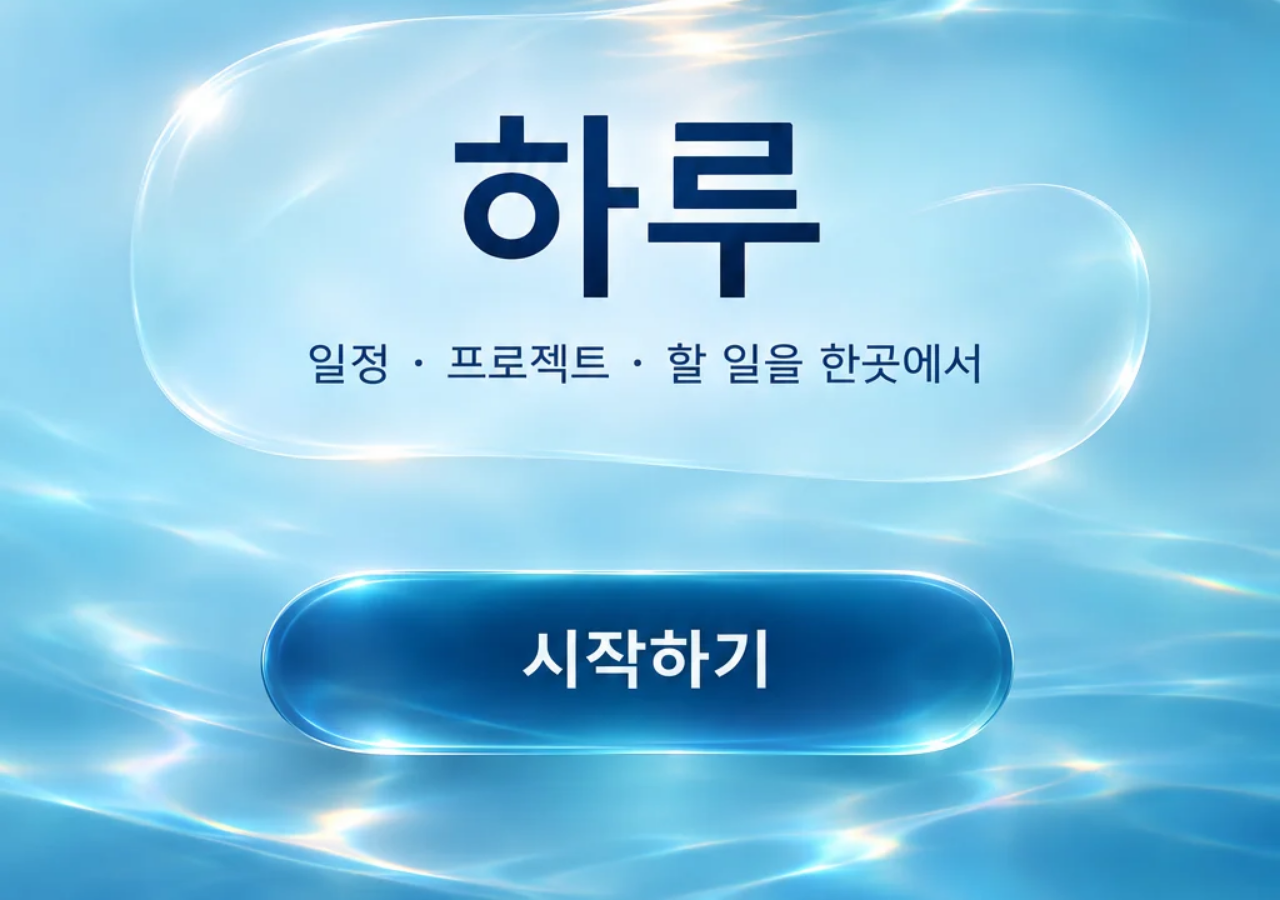
<file: haru/index.html>
<!doctype html>
<html lang="ko" data-theme="moon">
<head>
<meta charset="utf-8">
<meta name="viewport" content="width=device-width, initial-scale=1, viewport-fit=cover">
<meta name="theme-color" content="#bfe3f6">
<title>하루</title>
<meta name="apple-mobile-web-app-capable" content="yes">
<meta name="mobile-web-app-capable" content="yes">
<meta name="apple-mobile-web-app-status-bar-style" content="black-translucent">
<meta name="apple-mobile-web-app-title" content="하루">
<link rel="apple-touch-icon" href="apple-touch-icon.png?v=3">
<script>try{var t=localStorage.getItem('haru-look');if(t==='green'||t==='moon')document.documentElement.dataset.theme=t;}catch(_){}if(navigator.standalone||matchMedia('(display-mode: standalone)').matches)document.documentElement.classList.add('haru-sa');</script>
<link rel="stylesheet" href="styles.css?v=46">
</head>
<body>
<div class="bg" aria-hidden="true"></div>

<section class="cover" id="cover" aria-label="시작">
  <div class="cover-text">
    <h1>하루</h1>
    <p>일정 · 프로젝트 · 할 일을 한곳에서</p>
  </div>
  <button class="cover-btn" id="start" type="button">시작하기</button>
</section>

<div class="app" id="app">
  <header class="top">
    <h1 class="brand">하루</h1>
  </header>
  <p class="notice" id="notice" hidden></p>
  <button class="connect-btn" id="connect" type="button" hidden>일정표에 연결하기</button>

  <main class="main">
    <!-- 달력 -->
    <section class="view" id="v-cal" aria-label="달력">
      <a href="./gcon-2026.html" style="display:block;padding:10px 14px;margin:4px 4px 8px;border-radius:12px;background:#fff0a4;color:#263e34;text-decoration:none;font-weight:650">11/19–20 · 지스타 체크리스트 열기 ›</a>
      <div class="panel cal-panel">
        <div class="cal-head">
          <button class="icon-btn" id="m-prev" type="button" aria-label="이전 달">‹</button>
          <h2 id="m-label">2026년 11월</h2>
          <button class="icon-btn" id="m-next" type="button" aria-label="다음 달">›</button>
          <button class="cal-add" id="cal-add" type="button">＋ 일정</button>
          <div class="groups" data-groups></div>
        </div>
        <div class="cal-card">
          <div class="weekdays" aria-hidden="true"><span>월</span><span>화</span><span>수</span><span>목</span><span>금</span><span>토</span><span class="sun">일</span></div>
          <div class="month" id="month"></div>
        </div>
      </div>
    </section>

    <!-- 프로젝트 -->
    <section class="view" id="v-proj" aria-label="프로젝트">
      <div class="panel page-panel">
        <h2 class="page-title">프로젝트</h2>
        <div class="seg seg-4" id="p-filter"></div>
        <div class="scroll" id="p-list"></div>
      </div>
    </section>

    <!-- 프로젝트 상세 -->
    <section class="view" id="v-detail" aria-label="프로젝트 상세">
      <div class="panel page-panel">
        <button class="back" id="d-back" type="button">← 프로젝트 상세</button>
        <div class="scroll" id="d-body"></div>
      </div>
    </section>

    <!-- 일정 -->
    <section class="view" id="v-sched" aria-label="일정">
      <div class="panel page-panel">
        <div class="page-row">
          <h2 class="page-title">일정</h2>
          <div class="groups" data-groups></div>
        </div>
        <div class="seg seg-3" id="s-tabs">
          <button type="button" data-tab="week">주간</button>
          <button type="button" data-tab="day">일간</button>
          <button type="button" data-tab="todo">할 일</button>
        </div>
        <div class="sched-card">
        <div class="strip-wrap" id="strip-wrap">
          <button class="icon-btn" id="w-prev" type="button" aria-label="이전 주">‹</button>
          <div class="strip" id="strip"></div>
          <button class="icon-btn" id="w-next" type="button" aria-label="다음 주">›</button>
        </div>
        <div class="scroll" id="s-list"></div>
        <button class="fab" id="fab" type="button" aria-label="일정 추가"><span class="fab-p">＋</span> 일정</button>
        </div>
      </div>
    </section>

    <!-- 설정 -->
    <section class="view" id="v-set" aria-label="설정">
      <div class="panel page-panel">
        <h2 class="page-title">설정</h2>
        <div class="scroll set-list">
          <div class="card set-card">
            <span class="set-ico" aria-hidden="true"><img class="set-img" src="img/ic/set-theme.png" alt=""><img class="set-img-g" src="img/ic/set-theme-g.png" alt=""><svg viewBox="0 0 24 24"><path d="M12 3a9 9 0 1 0 9 9 7 7 0 0 1-9-9Z"/></svg></span>
            <div class="set-main"><b>테마</b>
              <div class="seg seg-2 mini" id="set-look">
                <button type="button" data-look="green">녹색 유리</button><button type="button" data-look="moon">달빛 유리</button>
              </div>
            </div>
          </div>
          <div class="card set-card">
            <span class="set-ico" aria-hidden="true"><img class="set-img" src="img/ic/set-start.png" alt=""><img class="set-img-g" src="img/ic/set-start-g.png" alt=""><svg viewBox="0 0 24 24"><rect x="4" y="5" width="16" height="15" rx="3"/><path d="M8 3v4m8-4v4M4 10h16"/></svg></span>
            <div class="set-main"><b>시작 화면</b>
              <div class="seg seg-3 mini" id="set-start">
                <button type="button" data-start="cal">달력</button><button type="button" data-start="proj">프로젝트</button><button type="button" data-start="sched">일정</button>
              </div>
            </div>
          </div>
          <div class="card set-card">
            <span class="set-ico" aria-hidden="true"><img class="set-img" src="img/ic/set-reload.png" alt=""><img class="set-img-g" src="img/ic/set-reload-g.png" alt=""><svg viewBox="0 0 24 24"><path d="M20 11a8 8 0 1 0-2.3 5.7M20 4v7h-7"/></svg></span>
            <div class="set-main row-between"><div><b>새로고침</b><small id="last-sync">아직 불러오지 않았어요</small></div>
              <button class="pill-btn" id="reload" type="button">새로고침</button></div>
          </div>
          <div class="card set-card">
            <span class="set-ico" aria-hidden="true"><img class="set-img" src="img/ic/set-manage.png" alt=""><img class="set-img-g" src="img/ic/set-manage-g.png" alt=""><svg viewBox="0 0 24 24"><path d="M3 7h7l2 2h9v10H3Z"/></svg></span>
            <div class="set-main"><div class="fold-head"><b>관리</b><button class="sfold" type="button" data-sfold aria-expanded="true" aria-label="관리 접기"></button></div>
              <div class="set-line"><span>그룹 버튼 보이기</span><button class="switch" id="sw-groups" type="button" role="switch" aria-checked="true"><i></i></button></div>
              <div class="set-line"><span>삭제된 일정 복원</span><button class="pill-btn small" id="trash-btn" type="button"><span id="trash-count">0</span> ›</button></div>
              <div id="trash-list" class="trash" hidden></div>
              <div class="set-line"><span>새 기기 링크 복사</span><button class="pill-btn small" id="copy-link" type="button">링크 복사</button></div>
            </div>
          </div>
          <div class="card set-card">
            <span class="set-ico" aria-hidden="true"><img class="set-img" src="img/ic/set-info.png" alt=""><img class="set-img-g" src="img/ic/set-info-g.png" alt=""><svg viewBox="0 0 24 24"><circle cx="12" cy="12" r="9"/><path d="M12 11v6M12 7.5v.5"/></svg></span>
            <div class="set-main"><div class="fold-head"><b>정보</b><button class="sfold" type="button" data-sfold aria-expanded="true" aria-label="정보 접기"></button></div>
              <div class="set-line"><span>시간대</span><em>KST</em></div>
              <div class="set-line"><span>한 주의 시작</span><em>월요일</em></div>
              <div class="set-line"><span>저장</span><em>구글 시트 「일정표」</em></div>
              <div class="set-line"><span>함께 쓰는 사람</span><em>규연 · 루에 · 이음</em></div>
              <div class="set-line"><span>앱 버전</span><em>하루 1.0</em></div>
            </div>
          </div>
        </div>
      </div>
    </section>
  </main>

  <nav class="nav" id="nav" aria-label="주 메뉴">
    <button type="button" data-view="cal"><img class="nic" src="img/ic/m-cal.png" alt=""><span>달력</span></button>
    <button type="button" data-view="proj"><img class="nic" src="img/ic/m-proj.png" alt=""><span>프로젝트</span></button>
    <button type="button" data-view="sched"><img class="nic" src="img/ic/m-sched.png" alt=""><span>일정</span></button>
    <button type="button" data-view="set"><img class="nic" src="img/ic/m-set.png" alt=""><span>설정</span></button>
  </nav>
</div>

<!-- 날짜 목록 (아래에서 올라옴) -->
<div class="sheet-back" id="day-back" hidden></div>
<section class="sheet" id="day-sheet" aria-label="그날 일정" hidden>
  <div class="grab" aria-hidden="true"></div>
  <div class="sheet-head"><h3 id="day-title"></h3><button class="icon-btn" id="day-close" type="button" aria-label="닫기">✕</button></div>
  <div class="sheet-list" id="day-list"></div>
  <button class="pill-btn" id="day-add" type="button">＋ 일정</button>
</section>

<!-- 추가·수정 창 -->
<div class="modal-back" id="form-back" hidden>
  <form class="modal" id="form" novalidate>
    <div class="modal-head"><h3 id="form-title">일정 추가</h3><button class="icon-btn" id="form-close" type="button" aria-label="닫기">✕</button></div>
    <label class="f"><span>제목</span><input id="f-title" maxlength="80" autocomplete="off" placeholder="새 일정"></label>
    <div class="f"><span>종류</span><div class="seg seg-2 mini" id="f-type"><button type="button" data-v="event">일정</button><button type="button" data-v="task">할 일</button></div></div>
    <div class="f"><span>그룹</span><div class="seg seg-2 mini" id="f-group"><button type="button" data-v="규연"><i class="dot g-규연"></i>규연</button><button type="button" data-v="Ella"><i class="dot g-Ella"></i>Ella</button></div></div>
    <label class="f"><span>날짜</span><input id="f-date" type="date"></label>
    <div class="f"><span>종일</span><button class="switch" id="f-allday" type="button" role="switch" aria-checked="false"><i></i></button></div>
    <label class="f" id="f-time-row"><span>시작 시간</span><input id="f-time" type="time"></label>
    <label class="f" id="f-end-row"><span>끝 시간</span><input id="f-end" type="time"></label>
    <label class="f"><span>장소</span><input id="f-place" maxlength="100" autocomplete="off" placeholder="장소 입력"></label>
    <label class="f"><span>메모</span><textarea id="f-note" maxlength="2000" rows="3" placeholder="메모 입력"></textarea></label>
    <p class="form-err" id="form-err" hidden></p>
    <div class="modal-actions">
      <button class="ghost-btn danger" id="f-delete" type="button" hidden>삭제</button>
      <button class="ghost-btn" id="f-cancel" type="button">취소</button>
      <button class="main-btn" id="f-save" type="submit">저장</button>
    </div>
  </form>
</div>

<div class="toast" id="toast" role="status" hidden></div>

<script src="bridge.js?v=20"></script>
<script src="app.js?v=39"></script>
</body>
</html>
</file>
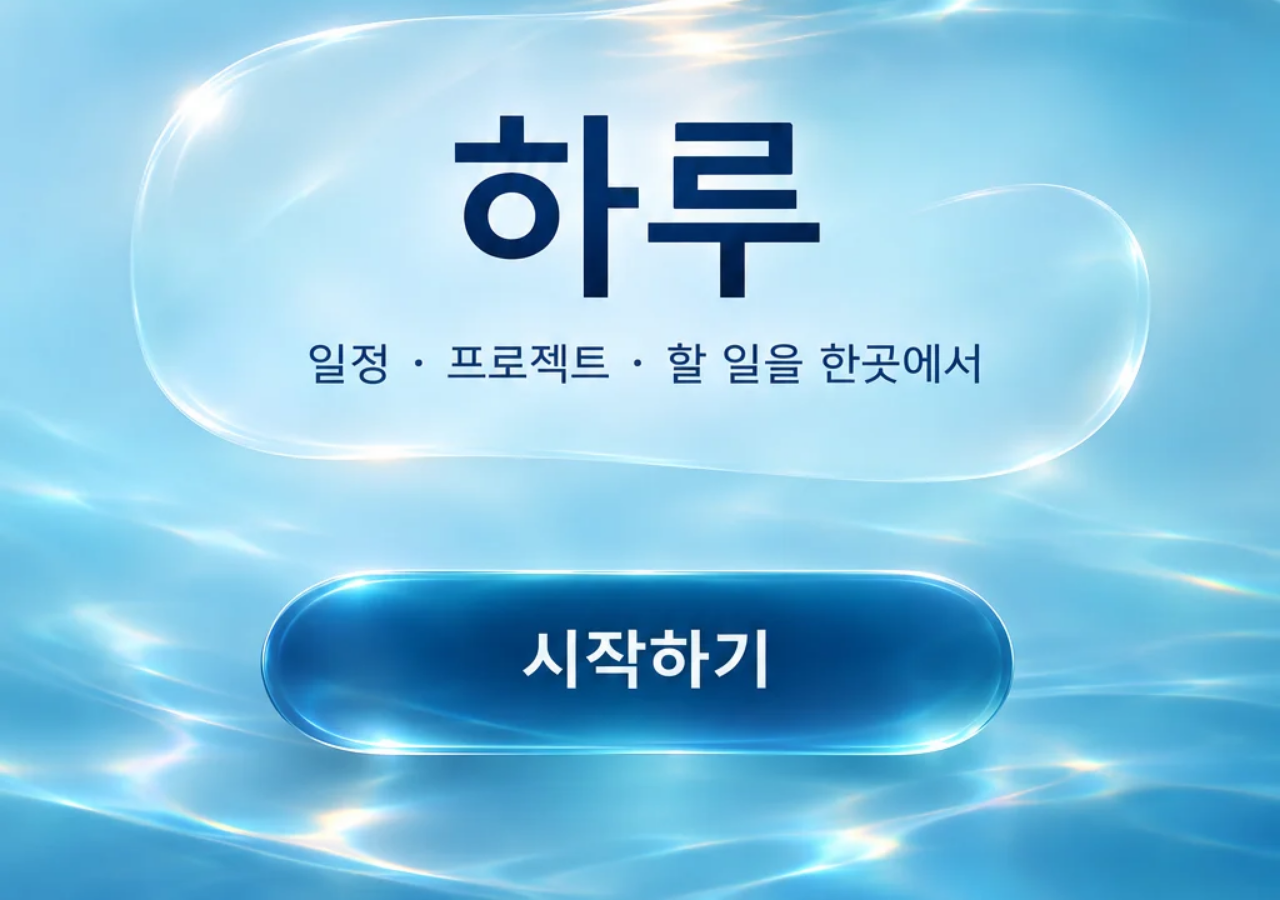
<file: haru2/index.html>
<!doctype html>
<html lang="ko">
<head>
<meta charset="utf-8">
<meta name="viewport" content="width=device-width, initial-scale=1">
<title>하루</title>
<link rel="apple-touch-icon" href="../haru/apple-touch-icon.png?v=3">
<script>location.replace('../haru/' + location.hash);</script>
</head>
<body><p><a href="../haru/">하루로 가기</a></p></body>
</html>
</file>
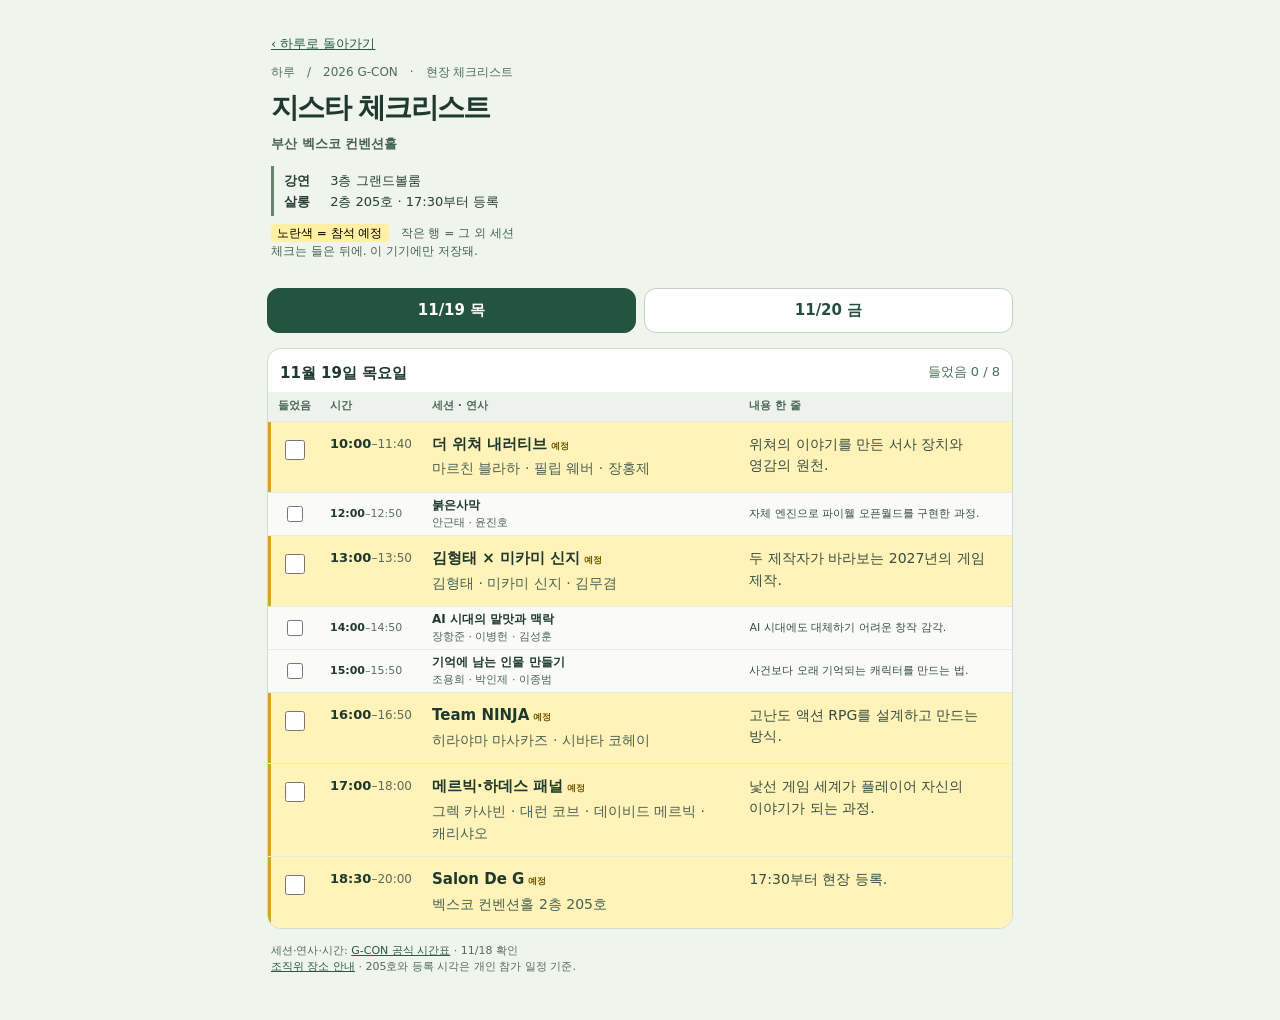
<file: haru/gcon-2026.html>
<!doctype html><html lang="ko"><meta charset="utf-8"><meta name="viewport" content="width=device-width,initial-scale=1,viewport-fit=cover"><meta name="theme-color" content="#eff4ed"><title>하루 · 지스타 체크리스트</title><style>*{box-sizing:border-box}body{margin:0;background:#eff4ed;color:#1f392e;font:15px/1.5 -apple-system,BlinkMacSystemFont,system-ui,sans-serif}main{max-width:770px;margin:auto;padding:24px 12px 30px}header{padding:4px 4px 12px}small{font-size:12px;color:#516c5d}h1{font-size:28px;letter-spacing:-.06em;margin:5px 0}p{margin:0;font-size:13px;color:#466253}.tabs{display:flex;gap:8px;margin:8px 0 15px}.tabs button{flex:1;padding:10px;background:#fff;color:#264e3d;border:1px solid #c3d1c4;border-radius:12px;font:600 15px/1.5 system-ui;cursor:pointer}.tabs button[aria-pressed=true]{background:#24543f;color:white;border-color:#24543f}section{background:white;border:1px solid #cedccd;border-radius:14px;overflow:hidden}h2{font-size:15px;padding:13px 12px 8px;margin:0}output{float:right;color:#476e59;font-size:13px;font-weight:500}.columns,.item{display:grid;grid-template-columns:40px 50px minmax(0,1.25fr) minmax(0,1fr);align-items:start;column-gap:5px;padding:12px 8px 12px 2px}.columns{font:600 11px/1.3 system-ui;background:#edf3ec;color:#4b6654;padding-top:7px;padding-bottom:7px}.columns span:first-child{text-align:center}.item{border-top:1px solid #e4ebe4;cursor:pointer}.item:has(input:checked){background:#f1f7f1}.check{display:grid;place-items:center;min-height:44px;margin-top:-6px}input{width:20px;height:20px;accent-color:#236844;cursor:pointer}.time{font-variant-numeric:tabular-nums;font-weight:650;font-size:13px}.end{display:block;color:#5b6b61;font-size:12px;font-weight:400}.session{display:block;font-size:15px;line-height:1.45;word-break:keep-all;overflow-wrap:anywhere}.who,.about{font-size:12px;line-height:1.55;color:#496354;word-break:keep-all;overflow-wrap:anywhere}.who{display:block;margin-top:3px}.about{color:#364e42}footer{padding:14px 4px;font-size:11px;color:#526a59}a{color:#275c41}.warn{color:#983e18}button:focus-visible,input:focus-visible{outline:3px solid #b09538;outline-offset:2px}@media(min-width:540px){.columns,.item{grid-template-columns:48px 90px minmax(0,1.2fr) minmax(0,1fr);gap:12px}.who,.about{font-size:14px}.end{display:inline}.end:before{content:'–'}}.route{margin-top:12px;border-left:3px solid #65856e;padding:4px 10px;font-size:13px;line-height:1.65;color:#263e34}.route b{display:inline-block;min-width:42px}.legend{font-size:12px;margin:8px 0}.legend mark{padding:2px 6px;background:#fff0a4;border-radius:4px}.item.pick,.item.pick:has(input:checked){background:#fff3b9;box-shadow:inset 3px 0 #d1a424}.item.other,.item.other:has(input:checked){background:#fafbf9;padding-block:5px;align-items:center}.other .session{font-size:12px;line-height:1.25}.other .about,.other .who,.other .time,.other .end{font-size:11px;line-height:1.25}.other .check{min-height:30px;margin:0}.other input{width:16px;height:16px}.pick .session:after{content:'예정';margin-left:4px;font-size:9px;font-weight:600;color:#715800}.pick:has(input:checked) .session:after{content:'들었음'}.item:has(input:checked) .session{text-decoration:line-through}</style><main><header><a href="./" style="display:inline-block;padding:6px 0;font-size:13px">‹ 하루로 돌아가기</a><br><small>하루　/　2026 G-CON　·　현장 체크리스트</small><h1>지스타 체크리스트</h1><p><strong>부산 벡스코 컨벤션홀</strong></p><div class="route"><div><b>강연</b> 3층 그랜드볼룸</div><div><b>살롱</b> 2층 205호 · 17:30부터 등록</div></div><p class="legend"><mark>노란색 = 참석 예정</mark>　작은 행 = 그 외 세션<br>체크는 들은 뒤에. 이 기기에만 저장돼.</p></header><nav class="tabs" aria-label="날짜 선택"><button type="button" data-n="0">11/19 목</button><button type="button" data-n="1">11/20 금</button></nav><section><h2><span id="dt"></span><output id="count" aria-live="polite"></output></h2><div class="columns" aria-hidden="true"><span>들었음</span><span>시간</span><span>세션 · 연사</span><span>내용 한 줄</span></div><div id="items"></div></section><footer><div class="warn" id="warning" role="status"></div>세션·연사·시간: <a href="https://www.gstar.or.kr/conference/conf_prog_info.do" target="_blank" rel="noopener">G-CON 공식 시간표</a> · 11/18 확인<br><a href="https://m.ruliweb.com/news/read/231371" target="_blank" rel="noopener">조직위 장소 안내</a> · 205호와 등록 시각은 개인 참가 일정 기준.</footer></main><script>const days=[[["10:00","11:40","더 위쳐 내러티브","마르친 블라하 · 필립 웨버 · 장홍제","위쳐의 이야기를 만든 서사 장치와 영감의 원천.",0],["12:00","12:50","붉은사막","안근태 · 윤진호","자체 엔진으로 파이웰 오픈월드를 구현한 과정.",-1],["13:00","13:50","김형태 × 미카미 신지","김형태 · 미카미 신지 · 김무겸","두 제작자가 바라보는 2027년의 게임 제작.",1],["14:00","14:50","AI 시대의 말맛과 맥락","장항준 · 이병헌 · 김성훈","AI 시대에도 대체하기 어려운 창작 감각.",-1],["15:00","15:50","기억에 남는 인물 만들기","조용희 · 박인제 · 이종범","사건보다 오래 기억되는 캐릭터를 만드는 법.",-1],["16:00","16:50","Team NINJA","히라야마 마사카즈 · 시바타 코헤이","고난도 액션 RPG를 설계하고 만드는 방식.",2],["17:00","18:00","메르빅·하데스 패널","그렉 카사빈 · 대런 코브 · 데이비드 메르빅 · 캐리샤오","낯선 게임 세계가 플레이어 자신의 이야기가 되는 과정.",3],["18:30","20:00","Salon De G","벡스코 컨벤션홀 2층 205호","17:30부터 현장 등록.",4]],[["10:00","10:50","고스트 오브 요테이","조안나 왕 · 아리아드나 마르티네즈 · 이종범","낯선 땅의 이야기를 세계의 플레이어에게 전하는 법.",0],["11:00","12:00","게임 아트","엘메리 라이타넨 · 브루노 벨라스케즈 · 게빈 굴든 · 세실킴","게임 속 세계를 하나로 묶는 아트 디렉션.",1],["12:10","12:50","댓 드래곤 캔서","라이언 그린 · 에이미 그린 · 이낙준","개인적인 삶의 경험을 모두의 이야기로 만드는 법.",2],["13:00","13:50","파이널 판타지 VII","키타세 요시노리 · 하야시 카츠히코","스퀘어 에닉스가 들려주는 FFVII 리메이크 시리즈 이야기.",3],["14:00","14:50","카와모리 쇼지 × 김용하","카와모리 쇼지 · 김용하","세대를 넘어 사랑받는 캐릭터와 세계를 만드는 법.",4],["15:00","16:15","확장되는 내러티브","그렉 카사빈 · 대런 코브 · 리스 모블리","시스템·선택·음악으로 확장되는 게임 서사.",-1],["16:30","17:40","내러티브 시각화","이동건 · 김혜숙 · 김경일","그림과 움직임으로 플레이어를 이야기에 몰입시키는 법.",5],["18:30","20:00","Salon De G","벡스코 컨벤션홀 2층 205호","17:30부터 현장 등록.",6]]],key='haru-gcon-2026-attended-v1';let seen={},n=0;try{seen=JSON.parse(localStorage.getItem(key)||'{}')||{}}catch(e){warning.textContent='브라우저 저장소를 사용할 수 없어. 일반 브라우저로 열어줘.'}function refreshCount(){count.textContent='들었음 '+days[n].filter(r=>seen[n+'-'+(r[5]>=0?r[5]:'extra-'+r[0])]===true).length+' / '+days[n].length}function render(){document.querySelectorAll('.tabs button').forEach((b,i)=>b.setAttribute('aria-pressed',i===n));dt.textContent=n?'11월 20일 금요일':'11월 19일 목요일';items.replaceChildren();days[n].forEach(([start,end,title,who,about],i)=>{const ref=days[n][i][5];const id=n+'-'+(ref>=0?ref:'extra-'+start);let l=document.createElement('label');l.className='item '+(ref>=0?'pick':'other');l.innerHTML='<span class="check"><input type="checkbox"></span><span class="time">'+start+'<span class="end">'+end+'</span></span><span><strong class="session">'+title+'</strong><span class="who">'+who+'</span></span><span class="about">'+about+'</span>';let c=l.querySelector('input');c.checked=seen[id]===true;c.setAttribute('aria-label',title+' 들었음');c.onchange=()=>{seen[id]=c.checked;try{localStorage.setItem(key,JSON.stringify(seen))}catch(e){warning.textContent='이 브라우저에서는 체크를 저장할 수 없어. 일반 브라우저로 열어줘.'}refreshCount()};items.append(l)});refreshCount()}document.querySelectorAll('.tabs button').forEach((b,i)=>b.onclick=()=>{n=i;render()});render();</script></html>
</file>
<file: haru/styles.css>
/* 하루 (합친 앱) — 루에 UI 테마1 녹색 유리 · 테마2 달빛 유리 */
:root,[data-theme="moon"]{
  --ink:#14305a; --sub:#5a7090; --faint:#8da0ba;
  --glass:rgba(255,255,255,.40); --glass-2:rgba(255,255,255,.62); --glass-3:rgba(255,255,255,.80);
  --edge:rgba(255,255,255,.85); --shadow:0 8px 28px rgba(40,90,150,.16);
  --accent:#17407a; --accent-2:#2c63ad; --accent-ink:#fff;
  --today:linear-gradient(160deg,#9fd6f6,#4c98d8);
  --bg:url(img/bg-moon.webp); --cover:url(img/cover-moon.webp);
  --cover-ink:#fff; --cover-sub:rgba(255,255,255,.9);
  --page:#cfe9f8;
}
[data-theme="green"]{
  --ink:#0d3a3a; --sub:#4d7472; --faint:#86a6a3;
  --glass:rgba(255,255,255,.42); --glass-2:rgba(255,255,255,.64); --glass-3:rgba(255,255,255,.82);
  --edge:rgba(255,255,255,.88); --shadow:0 8px 28px rgba(30,120,110,.16);
  --accent:#0d6e6a; --accent-2:#13918a; --accent-ink:#fff;
  --today:linear-gradient(160deg,#7fdccb,#1a9b90);
  --bg:url(img/bg-green.webp); --cover:url(img/cover-green.webp);
  --cover-ink:#0d3a3a; --cover-sub:#2d5755;
  --page:#d3f1ea;
}
:root{
  --g-gy:#49b669; --g-gy-bg:#ddf3e5; --g-gy-ink:#25804c;
  --g-el:#9c6fe6; --g-el-bg:#efe6fd; --g-el-ink:#6f45c0;
  --st-on:#0a2b5b; --st-on-bg:#c3ecdb;
  --st-wait:#0a2b5b; --st-wait-bg:#fbddb1;
  --st-done:#0a2b5b; --st-done-bg:#decaf8;
  --r:22px; --nav-h:64px;
  font-family:-apple-system,BlinkMacSystemFont,"Apple SD Gothic Neo","Pretendard","Noto Sans KR",sans-serif;
  color:var(--ink); -webkit-text-size-adjust:100%;
}
*{box-sizing:border-box}
html,body{margin:0;height:100%;background:var(--page);overflow:hidden}
button,input,textarea{font:inherit;color:inherit}
button{cursor:pointer;-webkit-tap-highlight-color:transparent}
[hidden]{display:none!important}
.bg{position:fixed;inset:0;background:var(--bg) center top/cover no-repeat,var(--page);z-index:0}

/* 시작 */
.cover{position:fixed;inset:0;z-index:30;background:var(--cover) center/cover no-repeat,var(--page);display:flex;flex-direction:column;align-items:center;justify-content:flex-end;padding:0 24px calc(64px + env(safe-area-inset-bottom));text-align:center;transition:opacity .35s}
.cover.hide{opacity:0;pointer-events:none}
.cover-text{margin-bottom:auto;margin-top:auto;padding:22px 34px;border-radius:40px;background:rgba(255,255,255,.12);backdrop-filter:blur(6px);-webkit-backdrop-filter:blur(6px);border:1px solid rgba(255,255,255,.35)}
[data-theme="green"] .cover{justify-content:space-between;align-items:flex-start;text-align:left;padding-top:calc(52px + env(safe-area-inset-top))}
[data-theme="green"] .cover-text{margin:0;background:none;border:0;backdrop-filter:none;-webkit-backdrop-filter:none;padding:0}
.cover h1{margin:0;font-size:64px;letter-spacing:-.02em;color:var(--cover-ink);text-shadow:0 2px 18px rgba(0,30,80,.25)}
[data-theme="green"] .cover h1{text-shadow:none}
.cover p{margin:6px 0 0;color:var(--cover-sub);font-size:15px}
.cover-btn{align-self:center;width:min(78%,320px);height:60px;border:1px solid rgba(255,255,255,.7);border-radius:999px;background:linear-gradient(180deg,var(--accent-2),var(--accent));color:#fff;font-size:20px;font-weight:700;box-shadow:0 10px 30px rgba(10,40,90,.35),inset 0 1px 0 rgba(255,255,255,.5)}

/* 틀 */
.app{position:relative;z-index:1;height:100dvh;max-width:520px;margin:0 auto;display:flex;flex-direction:column;padding:calc(env(safe-area-inset-top) + 10px) 12px calc(env(safe-area-inset-bottom) + 10px)}
.top{padding:8px 10px 4px}
.brand{margin:0;font-size:30px;letter-spacing:-.02em}
[data-theme="moon"] .brand{color:#fff;text-shadow:0 2px 12px rgba(0,30,80,.35)}
.notice{margin:2px 6px 6px;padding:8px 12px;border-radius:14px;background:rgba(255,244,222,.9);color:#7a5413;font-size:13px}
.main{flex:1;min-height:0;position:relative}
.view{display:none;height:100%}
.view.on{display:flex;flex-direction:column}
.panel{flex:1;min-height:0;display:flex;flex-direction:column;background:var(--glass);border:1px solid var(--edge);border-radius:28px;box-shadow:var(--shadow),inset 0 1px 0 rgba(255,255,255,.7);backdrop-filter:blur(18px) saturate(1.2);-webkit-backdrop-filter:blur(18px) saturate(1.2);padding:14px 12px 12px;position:relative}
.scroll{flex:1;min-height:0;overflow-y:auto;-webkit-overflow-scrolling:touch;margin:0 -4px;padding:0 4px 8px}
.card{background:var(--glass-2);border:1px solid var(--edge);border-radius:var(--r);box-shadow:0 2px 10px rgba(30,70,120,.06)}
.page-title{margin:2px 6px 10px;font-size:22px}
.page-row{display:flex;align-items:center;justify-content:space-between;gap:8px}
.page-row .page-title{margin-bottom:10px}
.icon-btn{width:34px;height:34px;flex:none;border-radius:50%;border:1px solid var(--edge);background:var(--glass-2);font-size:18px;line-height:1;display:grid;place-items:center;color:var(--ink)}
.pill-btn{border:1px solid var(--edge);background:var(--glass-3);border-radius:999px;padding:8px 14px;font-weight:600;color:var(--ink);white-space:nowrap}
.pill-btn.small{padding:5px 12px;font-size:13px}

/* 아래 메뉴 */
.nav{flex:none;height:var(--nav-h);margin-top:10px;display:grid;grid-template-columns:repeat(4,1fr);gap:4px;padding:7px;border-radius:999px;background:var(--glass-2);border:1px solid var(--edge);box-shadow:var(--shadow);backdrop-filter:blur(18px);-webkit-backdrop-filter:blur(18px)}
.nav button{border:0;border-radius:999px;background:none;font-size:13px;font-weight:700;color:var(--ink);display:flex;flex-direction:column;align-items:center;justify-content:center;gap:2px;position:relative}
.nav button+button::before{content:"";position:absolute;left:-2px;top:28%;bottom:28%;width:1px;background:rgba(20,48,90,.14)}
.nav button.on::before,.nav button.on+button::before{display:none}
.nic{width:22px;height:22px;display:block}
.nav button.on .nic{filter:brightness(0) invert(1)}
.nav button.on{background:linear-gradient(180deg,var(--accent-2),var(--accent));color:var(--accent-ink);box-shadow:0 4px 14px rgba(10,40,90,.28),inset 0 1px 0 rgba(255,255,255,.35)}

/* 칸 버튼 */
.seg{display:grid;gap:4px;padding:4px;border-radius:999px;background:var(--glass-2);border:1px solid var(--edge);margin-bottom:10px}
.seg-2{grid-template-columns:repeat(2,1fr)}.seg-3{grid-template-columns:repeat(3,1fr)}.seg-4{grid-template-columns:repeat(4,1fr)}
.seg button{border:0;background:none;border-radius:999px;padding:8px 4px;font-size:14px;font-weight:600;color:var(--ink);display:flex;align-items:center;justify-content:center;gap:5px;white-space:nowrap}
.seg button.on{background:linear-gradient(180deg,var(--accent-2),var(--accent));color:var(--accent-ink)}
.seg.mini{margin:8px 0 0}.seg.mini button{padding:6px 4px;font-size:13px}
.seg button .n{font-weight:500;opacity:.85}

/* 그룹 */
.groups{display:flex;gap:4px;margin-left:auto}
.groups.hide{display:none}
.gchip{white-space:nowrap;border:1px solid var(--edge);background:var(--glass-2);border-radius:999px;padding:4px 8px;font-size:12px;font-weight:600;display:flex;align-items:center;gap:4px;color:var(--ink)}
.gchip.on{background:var(--ink);color:#fff;border-color:transparent}
.dot{width:8px;height:8px;border-radius:50%;display:inline-block;flex:none}
.g-규연{background:var(--g-gy)}.g-Ella{background:var(--g-el)}
.dot.g-규연,.dot.g-Ella{width:11px;height:11px;background:url(img/ic/g-gy.png) center/contain no-repeat}.dot.g-Ella{background-image:url(img/ic/g-el.png)}
.gp{flex:none;font-size:12px;font-weight:600;padding:3px 9px;border-radius:999px;display:inline-flex;align-items:center;gap:4px}
.gp.규연{background:var(--g-gy-bg);color:var(--g-gy-ink)}.gp.Ella{background:var(--g-el-bg);color:var(--g-el-ink)}

/* 달력 */
.cal-panel{padding:12px 10px 10px}
.cal-head{display:flex;align-items:center;gap:6px;padding:0 2px 8px}
.cal-head h2{margin:0;font-size:18px;white-space:nowrap}
.cal-head .icon-btn{width:28px;height:28px;font-size:16px}
.weekdays{display:grid;grid-template-columns:repeat(7,1fr);text-align:center;font-size:13px;font-weight:600;color:var(--sub);padding:2px 0 6px}
.weekdays .sun{color:#d0506a}
.month{flex:1;min-height:0;display:grid;grid-template-columns:repeat(7,1fr);grid-auto-rows:1fr;gap:3px}
.day{min-width:0;min-height:0;border:1px solid rgba(255,255,255,.75);border-radius:12px;background:rgba(255,255,255,.38);padding:4px 3px 3px;display:flex;flex-direction:column;gap:2px;text-align:left;overflow:hidden;color:var(--ink)}
.day .num{font-size:13px;font-weight:600;padding-left:2px;line-height:1.2}
.day.out{opacity:.45}
.day.sun .num{color:#d0506a}
.day.today{background:var(--today);border-color:rgba(255,255,255,.95);color:#fff;box-shadow:0 4px 14px rgba(20,80,140,.25)}
.day.today .num{color:#fff}
.day.sel:not(.today){outline:2px solid var(--accent-2);outline-offset:-2px}
.chip{display:block;font-size:10px;line-height:1.35;font-weight:600;padding:1px 4px;border-radius:5px;white-space:nowrap;overflow:hidden;text-overflow:clip}
.chip.규연{background:var(--g-gy-bg);color:var(--g-gy-ink)}.chip.Ella{background:var(--g-el-bg);color:var(--g-el-ink)}
.day.today .chip{background:rgba(255,255,255,.85)}
.more{font-size:10px;color:var(--sub);padding-left:3px}
.day.today .more{color:#fff}

/* 목록 줄 */
.row{display:flex;align-items:center;gap:10px;padding:11px 10px;border-bottom:1px solid rgba(255,255,255,.7);min-height:48px}
.row:last-child{border-bottom:0}
.ck{flex:none;width:22px;height:22px;border-radius:50%;border:1.6px solid var(--faint);background:rgba(255,255,255,.6);padding:0}
.ck:active{background:var(--g-gy-bg)}
.tm{flex:none;min-width:46px;font-size:14px;color:var(--sub);font-variant-numeric:tabular-nums}
.tm small{display:block;font-size:11px;color:var(--faint)}
.tt{flex:1;min-width:0;font-size:15px;font-weight:600;white-space:nowrap;overflow:hidden;text-overflow:ellipsis;text-align:left;border:0;background:none;padding:0}
.chev{flex:none;border:0;background:none;color:var(--sub);font-size:18px;padding:0 2px}
.dchip{flex:none;font-size:12px;font-weight:600;padding:3px 8px;border-radius:8px;background:var(--glass-3);color:var(--sub);white-space:nowrap}
.daycard{margin-bottom:10px;padding:4px 4px}
.daycard h4{margin:8px 10px 2px;font-size:15px;display:flex;align-items:center;gap:8px}
.daycard h4::before{content:"";width:4px;height:16px;border-radius:2px;background:var(--g-gy)}
.daycard h4 .c{margin-left:auto;font-size:12px;color:var(--sub);font-weight:600;padding:2px 8px;border-radius:999px;background:var(--glass-3)}
.daycard.todo h4::before{background:#f08a24}
.daycard.today h4::before{background:#9b6cf0}
.empty{padding:22px 12px;text-align:center;color:var(--sub);font-size:14px}

/* 요일 띠 */
.strip-wrap{display:flex;align-items:center;gap:4px;margin-bottom:10px}
.strip-wrap .icon-btn{width:26px;height:26px;font-size:15px}
.strip{flex:1;display:grid;grid-template-columns:repeat(7,1fr);gap:3px;padding:4px;border-radius:18px;background:var(--glass-2);border:1px solid var(--edge)}
.strip button{border:0;background:none;border-radius:13px;padding:5px 0;display:flex;flex-direction:column;align-items:center;font-size:12px;color:var(--sub);position:relative}
.strip button b{font-size:16px;color:var(--ink)}
.strip button.on{background:linear-gradient(180deg,var(--accent-2),var(--accent));color:#fff}
.strip button.on b{color:#fff}
.strip button.has::after{content:"";position:absolute;bottom:2px;width:4px;height:4px;border-radius:50%;background:var(--accent-2)}
.strip button.on.has::after{background:#fff}
.fab{position:absolute;right:16px;bottom:16px;height:40px;padding:0 18px;border-radius:999px;border:1px solid rgba(255,255,255,.85);background:rgba(255,255,255,.85);color:var(--accent);font-size:15px;font-weight:700;display:flex;align-items:center;gap:4px;box-shadow:0 6px 18px rgba(10,40,90,.18);backdrop-filter:blur(10px);-webkit-backdrop-filter:blur(10px)}
[data-theme="green"] .fab{border-color:#27b3a6;color:#0f857c}

/* 프로젝트 */
.pcard{margin-bottom:10px;overflow:hidden}
.phead{width:100%;display:flex;align-items:center;gap:12px;padding:10px 12px;border:0;background:none;text-align:left}
.pimg{width:58px;height:58px;flex:none;border-radius:16px;object-fit:cover;box-shadow:0 2px 8px rgba(20,60,110,.15)}
.pname{flex:1;min-width:0}
.pname b{display:block;font-size:20px;letter-spacing:-.01em}
.counts{display:inline-flex;gap:6px;margin-top:4px;font-size:12px;font-weight:600}
.counts span{padding:2px 8px;border-radius:999px}
.counts .on{background:var(--st-on-bg);color:var(--st-on)}.counts .wait{background:var(--st-wait-bg);color:var(--st-wait)}.counts .done{background:var(--st-done-bg);color:var(--st-done)}
.fold{flex:none;width:30px;height:30px;border-radius:50%;background:var(--glass-3);display:grid;place-items:center;font-size:14px;transition:transform .2s;color:var(--sub)}
.pcard.open .fold{transform:rotate(180deg)}
.pbody{display:none;padding:0 6px 10px}
.pcard.open .pbody{display:block}
.sub{display:flex;align-items:center;gap:10px;padding:9px 8px;border-top:1px solid rgba(255,255,255,.75)}
.sub .t{flex:1;min-width:0}
.sub b{display:block;font-size:15px}
.sub small{display:block;font-size:12px;color:var(--sub);margin-top:2px;white-space:nowrap;overflow:hidden;text-overflow:ellipsis}
.st{flex:none;height:24px;width:auto;display:inline-block;vertical-align:middle}
.more-btn{display:block;width:calc(100% - 12px);margin:8px auto 0;border:1px solid var(--edge);background:var(--glass-3);border-radius:999px;padding:8px;font-weight:700;color:var(--ink)}
.back{align-self:flex-start;border:0;background:none;font-size:17px;font-weight:700;padding:4px 6px 12px;color:var(--ink)}
.dhead{display:flex;gap:12px;align-items:center;padding:12px;margin-bottom:10px}
.dhead .pimg{width:72px;height:72px}
.dhead b{font-size:24px}
.dhead p{margin:4px 0 0;font-size:13px;color:var(--sub)}
.sec{margin-bottom:10px;padding:4px 4px 6px}
.sec h4{margin:8px 10px 4px;font-size:16px;display:flex;gap:8px;align-items:center}
.sec h4 .c{font-size:13px;color:var(--sub)}
.next{display:flex;gap:10px;align-items:center;padding:9px 10px;border-top:1px solid rgba(255,255,255,.75);font-size:14px}
.next .d{flex:none;font-size:12px;font-weight:700;color:var(--sub);min-width:46px}

/* 설정 */
.set-list{display:flex;flex-direction:column;gap:10px}
.set-card{display:flex;gap:12px;padding:12px;align-items:flex-start}
.set-ico{width:42px;height:42px;flex:none;border-radius:14px;background:linear-gradient(160deg,rgba(255,255,255,.9),rgba(255,255,255,.4));border:1px solid var(--edge);display:grid;place-items:center}
.set-ico svg{width:22px;height:22px;fill:none;stroke:var(--accent-2);stroke-width:1.8;stroke-linecap:round;stroke-linejoin:round}
.set-main{flex:1;min-width:0}
.set-main>b{font-size:16px}
.set-main small{display:block;font-size:12px;color:var(--sub);margin-top:2px}
.row-between{display:flex;align-items:center;justify-content:space-between;gap:8px}
.set-line{display:flex;align-items:center;justify-content:space-between;gap:8px;padding:8px 0;border-bottom:1px solid rgba(255,255,255,.7);font-size:14px}
.set-line:last-child{border-bottom:0}
.set-line em{font-style:normal;color:var(--sub);font-size:13px;padding:3px 10px;border-radius:999px;background:var(--glass-3)}
.switch{width:46px;height:26px;border-radius:999px;border:1px solid var(--edge);background:rgba(140,160,185,.35);padding:2px;flex:none}
.switch i{display:block;width:20px;height:20px;border-radius:50%;background:#fff;box-shadow:0 1px 3px rgba(0,0,0,.2);transition:transform .2s}
.switch[aria-checked="true"]{background:var(--accent-2)}
.switch[aria-checked="true"] i{transform:translateX(20px)}
.trash{margin:4px 0 6px;border-radius:14px;background:var(--glass-3)}
.trash .row{padding:8px}

/* 아래에서 올라오는 그날 목록 */
.sheet-back,.modal-back{position:fixed;inset:0;z-index:40;background:rgba(10,30,60,.18)}
.sheet{position:fixed;z-index:41;left:50%;bottom:0;transform:translateX(-50%);width:min(100%,520px);max-height:62dvh;display:flex;flex-direction:column;padding:8px 14px calc(14px + env(safe-area-inset-bottom));border-radius:28px 28px 0 0;background:var(--glass-3);border:1px solid var(--edge);box-shadow:0 -10px 34px rgba(20,60,110,.2);backdrop-filter:blur(22px);-webkit-backdrop-filter:blur(22px);animation:up .25s ease-out}
@keyframes up{from{transform:translate(-50%,100%)}to{transform:translate(-50%,0)}}
.grab{width:44px;height:5px;border-radius:3px;background:rgba(120,140,170,.5);margin:2px auto 8px}
.sheet-head{display:flex;align-items:center;justify-content:space-between;padding:0 4px 6px}
.sheet-head h3{margin:0;font-size:20px}
.sheet-list{flex:1;min-height:0;overflow-y:auto;margin-bottom:10px}
.sheet .pill-btn{align-self:flex-start}

/* 추가·수정 창 */
.modal-back{display:flex;align-items:center;justify-content:center;padding:16px;background:rgba(10,30,60,.32)}
.modal{width:min(100%,440px);max-height:calc(100dvh - 32px);overflow-y:auto;padding:16px;border-radius:28px;background:rgba(255,255,255,.88);border:1px solid var(--edge);box-shadow:0 20px 50px rgba(10,30,60,.3);backdrop-filter:blur(24px);-webkit-backdrop-filter:blur(24px)}
.modal-head{display:flex;align-items:center;justify-content:center;position:relative;margin-bottom:10px}
.modal-head h3{margin:0;font-size:20px}
.modal-head .icon-btn{position:absolute;right:0}
.f{display:flex;align-items:center;gap:10px;padding:8px 4px;border-bottom:1px solid rgba(150,170,195,.25)}
.f>span{flex:none;width:68px;font-size:14px;font-weight:600;color:var(--sub)}
.f input,.f textarea{flex:1;min-width:0;border:1px solid rgba(150,170,195,.35);border-radius:12px;background:rgba(255,255,255,.75);padding:9px 10px;font-size:16px}
.f .seg{flex:1;margin:0}
.f .switch{margin-left:auto}
.form-err{margin:8px 4px 0;color:#b4233c;font-size:13px}
.modal-actions{display:flex;gap:8px;margin-top:14px}
.ghost-btn,.main-btn{flex:1;height:48px;border-radius:999px;font-weight:700;font-size:16px}
.ghost-btn{border:1px solid rgba(150,170,195,.45);background:rgba(255,255,255,.8)}
.ghost-btn.danger{color:#b4233c;flex:.7}
.main-btn{border:0;background:linear-gradient(180deg,var(--accent-2),var(--accent));color:#fff}
.main-btn:disabled{opacity:.6}

.toast{position:fixed;z-index:60;left:50%;transform:translateX(-50%);bottom:calc(var(--nav-h) + 30px + env(safe-area-inset-bottom));display:flex;gap:12px;align-items:center;padding:10px 16px;border-radius:999px;background:rgba(20,40,70,.88);color:#fff;font-size:14px;max-width:calc(100% - 32px)}
.toast button{border:0;background:none;color:#9fd2ff;font-weight:700;padding:0}

@media (min-width:700px){
  .app{padding-top:24px;padding-bottom:20px}
  .bg{background-size:cover}
}

#s-list{padding-bottom:84px}

/* 녹색 유리(테마1) — 루에 시안: 칸 없는 달력, 색 막대 일정, 줄마다 유리 알약, 진한 청록 알약 */
[data-theme="green"] .brand::after{content:"";display:block;width:34px;height:2px;margin-top:8px;border-radius:2px;background:#27b3a6}
[data-theme="green"] .month{gap:0}
[data-theme="green"] .day{border:0;border-top:1px solid rgba(255,255,255,.75);border-radius:0;background:transparent;padding:5px 3px}
[data-theme="green"] .day.today{border-radius:14px;border:1px solid rgba(255,255,255,.9);background:linear-gradient(160deg,#5fd0c0,#0f857c);box-shadow:0 6px 16px rgba(10,110,100,.3)}
[data-theme="green"] .day.sun .num{color:#1aa3b8}
[data-theme="green"] .weekdays .sun{color:#1aa3b8}
[data-theme="green"] .chip{background:none!important;color:var(--ink);border-left:3px solid var(--g-gy);border-radius:0;padding:0 0 0 4px;font-weight:500}
[data-theme="green"] .chip.Ella{border-left-color:var(--g-el)}
[data-theme="green"] .day.today .chip{color:#fff}



[data-theme="green"] .sub{position:relative;padding-left:20px;margin:6px 0;border:1px solid var(--edge);border-radius:16px;background:rgba(255,255,255,.5)}
[data-theme="green"] .sub::before{content:"";position:absolute;left:8px;top:12px;bottom:12px;width:4px;border-radius:3px;background:#2cc0ae}
[data-theme="green"] .pbody{padding:0 8px 10px}
[data-theme="green"] .counts .on{background:transparent;color:var(--sub);padding:0}
[data-theme="green"] .counts .wait{background:transparent;color:#b86b14;padding:0}
[data-theme="green"] .sec h4::before,[data-theme="green"] .daycard h4::before{content:"";width:4px;height:16px;border-radius:2px;background:#22b3a4}
[data-theme="green"] .sec h4{display:flex;align-items:center;gap:8px}
[data-theme="green"] .daycard h4::before{background:#4cc35a}
[data-theme="green"] .pill-btn#reload{background:linear-gradient(180deg,#22b3a4,#0f857c);color:#fff;border-color:transparent}
[data-theme="green"] .gchip{background:transparent;border-color:transparent}
[data-theme="green"] .gchip.on{background:var(--accent);color:#fff}

.daycard{background:transparent;border:0;box-shadow:none;padding:0}
.row{margin:6px 0;border:1px solid var(--edge);border-radius:16px;background:rgba(255,255,255,.55)}
.tm{border-left:1px solid rgba(120,160,160,.3);border-right:1px solid rgba(120,160,160,.3);padding:0 10px;text-align:center}
.daycard{margin-bottom:6px}
.daycard h4{margin:10px 6px 4px}
.sheet .row,.trash .row{margin:6px 0}
/* 달빛 유리 새 판(루에 04·10): 머리 밝게, 세부 일마다 자세히, 거르기 색 점, 정보 값 알약 */
[data-theme="moon"] .bg::after{content:"";position:absolute;inset:0;background:linear-gradient(170deg,rgba(214,236,250,.85) 0%,rgba(214,236,250,.55) 16%,rgba(214,236,250,0) 34%)}
[data-theme="moon"] .brand{color:var(--ink);text-shadow:none}
.sub .go{flex:none;border:1px solid var(--edge);background:var(--glass-3);border-radius:999px;padding:6px 10px;font-size:13px;font-weight:600;color:var(--ink);margin-left:2px}
.sub .st{margin-right:2px}
.counts .sep{font-style:normal;color:var(--faint);padding:0 1px}
.counts span{padding:2px 9px}
.pf-진행중{background:#4cc35a}.pf-대기{background:#f39a2d}.pf-완료{background:#9b7cf0}
.seg button.on .dot{box-shadow:0 0 0 2px rgba(255,255,255,.6)}
.set-line em{display:inline-flex;align-items:center;gap:6px;border:1px solid var(--edge);padding:4px 12px}
.set-line em::after{content:"›";color:var(--faint)}
.set-ico{background:linear-gradient(160deg,#d9e8ff,#a8c8f5);box-shadow:inset 0 1px 0 rgba(255,255,255,.8)}
[data-theme="green"] .set-ico{background:linear-gradient(160deg,#dcf6ef,#9fe0d3)}
.set-ico svg{stroke:var(--accent)}
.chip{text-align:center}
[data-theme="green"] .chip{text-align:left}
.cal-head .groups{padding:3px;border-radius:999px;background:var(--glass-2);border:1px solid var(--edge)}
[data-theme="green"] .cal-head .groups{background:transparent;border:0}
/* 설정 유리 아이콘 (루에 테마2 설정 시안에서 자름) */
.set-img{display:none}
[data-theme="moon"] .set-ico:has(.set-img){background:none;box-shadow:none;border:0;padding:0;overflow:hidden}
[data-theme="moon"] .set-ico .set-img{display:block;width:100%;height:100%;object-fit:cover;border-radius:inherit}
[data-theme="moon"] .set-ico:has(.set-img) svg{display:none}

/* 시안 맞춤 2 (11/09) */
[data-theme="moon"] .cover{background-size:auto 115%;background-position:center 100%;justify-content:flex-start;padding-top:calc(46vh + env(safe-area-inset-top))}
[data-theme="moon"] .cover-text{width:min(82%,330px);background:rgba(255,255,255,.28);border-color:rgba(255,255,255,.7);backdrop-filter:blur(10px);-webkit-backdrop-filter:blur(10px)}
[data-theme="moon"] .cover h1{color:#14305a;text-shadow:0 1px 0 rgba(255,255,255,.6)}
[data-theme="moon"] .cover p{color:#2a4670}
[data-theme="moon"] .cover-text{margin:0 0 auto}
.add-btn{display:block;margin:6px auto 70px;height:44px;padding:0 28px;border-radius:999px;border:1px solid var(--edge);background:var(--glass-3);color:var(--ink);font-weight:700;font-size:15px;box-shadow:var(--shadow)}
body[data-view="sched"] .top .brand{white-space:nowrap}
[data-theme="green"] #v-sched .page-title{display:none}
.fold-head{display:flex;align-items:center;justify-content:space-between}
.sfold{width:30px;height:30px;border:0;background:none;position:relative}
.sfold::after{content:"";position:absolute;left:11px;top:13px;width:8px;height:8px;border-left:2px solid var(--sub);border-top:2px solid var(--sub);transform:rotate(45deg)}
.set-card.folded .sfold::after{transform:rotate(225deg);top:9px}
.set-card.folded .set-line,.set-card.folded .trash{display:none!important}
.set-img-g{display:none}
[data-theme="green"] .set-ico:has(.set-img-g){background:none;border:0;padding:0;overflow:hidden}
[data-theme="green"] .set-ico .set-img-g{display:block;width:100%;height:100%;object-fit:cover;border-radius:inherit}
[data-theme="green"] .set-ico:has(.set-img-g) svg{display:none}
[data-theme="green"] .set-card{padding:12px 14px;gap:12px}
[data-theme="green"] .set-ico{width:38px;height:38px;border-radius:12px}
[data-theme="green"] .set-line{padding:7px 0;font-size:14px}
[data-theme="green"] .set-list{gap:8px}
[data-theme="moon"] .cover-text{padding:22px 16px}
[data-theme="moon"] .cover p{white-space:nowrap;font-size:14px}
/* 배경: 시안처럼 가로 폭에 맞춰 그림 전체(달 포함)가 보이게, 아래는 그림 끝 색으로 이어 채움 */
[data-theme="moon"]{--bg-fill:linear-gradient(180deg,#b4e1ff,#a6dbfd)}
[data-theme="green"]{--bg-fill:linear-gradient(90deg,#d3f2f7 0%,#93e7ea 55%,#51d5d6 100%)}
.bg{background:var(--bg) center top/100% auto no-repeat,var(--bg-fill,var(--page))}
@media (min-width:700px){.bg{background-size:cover}}
[data-theme="moon"] .bg::after{background:linear-gradient(105deg,rgba(214,236,250,.8) 0%,rgba(214,236,250,.45) 30%,rgba(214,236,250,0) 55%) top/100% 200px no-repeat}
[data-theme="moon"] .top{padding-bottom:22px}

/* ===== 녹색 유리 시안 맞춤 3 (11/09, 루에 테마1 화면 01~12 기준) ===== */
.cal-card,.sched-card{display:contents}
.cal-add,.go-all,.day .cnt{display:none}
[data-theme="green"]{
  --ink:#10306a; --sub:#5a6f8c; --faint:#8fa3b8;
  --accent:#0a8a80; --accent-2:#26c3b4;
  --bg:url(img/bg-green-ui.webp); --cover:url(img/cover-green-ui.webp);
  --bg-fill:#bff5ec; --page:#c4f3ea;
  --glass:rgba(255,255,255,.34); --glass-2:rgba(255,255,255,.5); --glass-3:rgba(255,255,255,.72);
}
[data-theme="green"] .bg{background:var(--bg) center top/100% auto no-repeat,var(--bg-fill)}
[data-theme="green"] .bg::after{display:none}
[data-theme="green"] .cover{background:var(--cover) center top/100% auto no-repeat,#86e2dc}
[data-theme="green"] .cover h1{font-size:72px;color:#0c2c66;font-weight:800}
[data-theme="green"] .cover p{color:#13306a;font-size:15px;letter-spacing:.02em}
[data-theme="green"] .cover-btn{width:min(74%,300px);height:64px;font-size:22px;background:linear-gradient(170deg,#1fb9ad,#0a6f72 70%);border:2px solid rgba(255,255,255,.75);box-shadow:0 14px 30px rgba(10,90,90,.32),inset 0 1px 0 rgba(255,255,255,.6)}
[data-theme="green"] .brand{color:#0c2c66;font-size:34px;font-weight:800}
/* 판: 시안처럼 바탕 위에 바로 카드 (달력·일정은 안쪽 카드만 유리) */
[data-theme="green"] #v-cal .panel,[data-theme="green"] #v-sched .panel,[data-theme="green"] #v-proj .panel,[data-theme="green"] #v-detail .panel{background:none;border:0;box-shadow:none;backdrop-filter:none;-webkit-backdrop-filter:none;padding:0}
[data-theme="green"] .cal-card,[data-theme="green"] .sched-card{flex:1;min-height:0;display:flex;flex-direction:column;position:relative;background:rgba(255,255,255,.4);border:1.5px solid rgba(255,255,255,.9);border-radius:28px;box-shadow:0 10px 30px rgba(30,120,110,.14),inset 0 1px 0 rgba(255,255,255,.8);backdrop-filter:blur(16px) saturate(1.15);-webkit-backdrop-filter:blur(16px) saturate(1.15)}
[data-theme="green"] .page-title{font-size:30px;font-weight:800;color:#0c2c66;margin:4px 6px 14px}
/* 달력 */
[data-theme="green"] .cal-head{padding:6px 2px 14px;gap:2px;align-items:center}
[data-theme="green"] .cal-head h2{font-size:25px;font-weight:800;color:#0c2c66}
[data-theme="green"] .cal-head .icon-btn{border:0;background:none;width:20px;height:28px;font-size:24px;color:#0c2c66}
[data-theme="green"] .cal-add{display:block;border:0;background:none;font-size:13px;font-weight:700;color:#0c2c66;padding:0 2px 0 6px;white-space:nowrap}
[data-theme="green"] .cal-head .groups{align-self:flex-end;gap:2px;margin-bottom:-2px}
[data-theme="green"] .gchip[data-group="전체"]{display:none}
[data-theme="green"] .gchip{padding:2px 4px;font-size:12px;border:0;background:none;color:#0c2c66;border-radius:8px}
[data-theme="green"] .gchip .dot{width:4px!important;height:14px!important;border-radius:2px;background:var(--g-gy)!important}
[data-theme="green"] .gchip .dot.g-Ella{background:var(--g-el)!important}
[data-theme="green"] .gchip.on{background:rgba(255,255,255,.75);color:#0c2c66}
[data-theme="green"] .cal-card{padding:6px 8px 8px}
[data-theme="green"] .weekdays{font-size:15px;color:#0c2c66;padding:12px 0 12px;border-bottom:1px solid rgba(255,255,255,.85)}
[data-theme="green"] .weekdays .sun{color:#1aa9c4}
[data-theme="green"] .day{border-top:0;border-bottom:1px solid rgba(255,255,255,.8);padding:6px 3px}
[data-theme="green"] .day .num{font-size:16px;font-weight:600;display:flex;justify-content:space-between;align-items:baseline}
[data-theme="green"] .day.out .num{color:#8fa0b6}
[data-theme="green"] .day.out{opacity:1}
[data-theme="green"] .day.sun .num{color:#0c2c66}
[data-theme="green"] .day.today{background:linear-gradient(150deg,#3fcfbf,#0c8f87 60%,#0a7a78);border:1.5px solid rgba(255,255,255,.85);border-radius:14px}
[data-theme="green"] .day.today .cnt{display:inline;font-size:11px;font-weight:600;color:#fff;margin-right:2px}
[data-theme="green"] .chip{font-size:10.5px;color:#0c2c66}
[data-theme="green"] .chip.규연{border-left-color:var(--g-gy)}
/* 일정 */
[data-theme="green"] #v-sched .page-row{display:none}
[data-theme="green"] #s-tabs{background:none;border:0;padding:0;margin:4px 0 16px;gap:0}
[data-theme="green"] #s-tabs button{position:relative;font-size:16px;padding:11px 4px;color:#0c2c66}
[data-theme="green"] #s-tabs button+button::before{content:"";position:absolute;left:0;top:30%;bottom:30%;width:1px;background:rgba(12,44,102,.18)}
[data-theme="green"] #s-tabs button.on::before,[data-theme="green"] #s-tabs button.on+button::before{display:none}
[data-theme="green"] .seg button.on,[data-theme="green"] .nav button.on,[data-theme="green"] .strip button.on{background:linear-gradient(170deg,#2ccbbb,#0a8c84 75%);box-shadow:0 6px 14px rgba(10,120,110,.3),inset 0 1px 0 rgba(255,255,255,.45);color:#fff}
[data-theme="green"] .sched-card{padding:12px 10px 10px}
[data-theme="green"] .strip-wrap{margin-bottom:12px}
[data-theme="green"] .strip-wrap .icon-btn{display:none}
[data-theme="green"] .strip{padding:8px 6px;border-radius:22px;background:rgba(255,255,255,.45);border:1.5px solid rgba(255,255,255,.9);gap:0}
[data-theme="green"] .strip button{font-size:13px;color:#0c2c66;padding:6px 0;border-radius:14px}
[data-theme="green"] .strip button b{font-size:19px;font-weight:500;color:#0c2c66}
[data-theme="green"] .strip button+button:not(.on)::before{content:"";position:absolute;left:0;top:22%;bottom:22%;width:1px;background:rgba(12,44,102,.14)}
[data-theme="green"] .strip button.on+button::before{display:none}
[data-theme="green"] .strip button.has::after{display:none}
[data-theme="green"] .daycard{background:rgba(255,255,255,.3);border:1.5px solid rgba(255,255,255,.85);border-radius:22px;padding:4px 8px 6px;margin-bottom:10px}
[data-theme="green"] .daycard h4{font-size:17px;font-weight:800;color:#0c2c66;margin:10px 4px 6px}
[data-theme="green"] .daycard h4::before{width:5px;height:20px;background:#4cc35a}
[data-theme="green"] .row{background:rgba(255,255,255,.42);border:1.5px solid rgba(255,255,255,.9);border-radius:18px;margin:6px 0;padding:9px 10px;min-height:46px}
[data-theme="green"] .ck{width:24px;height:24px;border:1.6px solid #7f8a99;background:transparent}
[data-theme="green"] .tm{color:#5f6f86;font-size:15px;min-width:70px;border-color:rgba(12,44,102,.15)}
[data-theme="green"] .tt{font-weight:600;font-size:15.5px;color:#0c2c66}
[data-theme="green"] .row .chev{display:none}
[data-theme="green"] .gp .dot{display:none}
[data-theme="green"] .gp{padding:4px 15px;font-size:13px;font-weight:500}
[data-theme="green"] .gp.Ella{background:#e2d2fb;color:#8a3fe0}
[data-theme="green"] .gp.규연{background:#d1f6d3;color:#1d9a34}
[data-theme="green"] .daycard .c{background:rgba(255,255,255,.6)}
[data-theme="green"] .fab{right:14px;bottom:12px;height:40px;padding:0 18px;background:rgba(255,255,255,.55);border:1.5px solid #22b3a5;color:#0f8a80;box-shadow:none;font-weight:600}
[data-theme="green"] .add-btn{border:1.5px solid #22b3a5;color:#0f8a80;background:rgba(255,255,255,.55);box-shadow:none}
/* 프로젝트 목록 (시안 04) */
[data-theme="green"] #p-filter{background:rgba(255,255,255,.45);border:1.5px solid rgba(255,255,255,.9);padding:6px;gap:0;margin-bottom:14px}
[data-theme="green"] #p-filter .dot{display:none}
[data-theme="green"] #p-filter button{position:relative;font-size:15px;color:#0c2c66;padding:9px 2px}
[data-theme="green"] #p-filter button+button:not(.on)::before{content:"";position:absolute;left:0;top:28%;bottom:28%;width:1px;background:rgba(12,44,102,.16)}
[data-theme="green"] #p-filter button.on+button::before{display:none}
[data-theme="green"] .pcard{background:rgba(255,255,255,.38);border:1.5px solid rgba(255,255,255,.9);border-radius:24px;margin-bottom:12px;box-shadow:0 8px 24px rgba(30,120,110,.1)}
[data-theme="green"] .phead{padding:6px 14px 6px 6px;gap:6px}
[data-theme="green"] .pimg{width:52%;height:112px;border-radius:20px;object-fit:cover;object-position:center 40%;box-shadow:none;-webkit-mask-image:linear-gradient(90deg,#000 62%,transparent);mask-image:linear-gradient(90deg,#000 62%,transparent)}
[data-theme="green"] .pname{position:relative;padding-left:14px}
[data-theme="green"] .pname::before{content:"";position:absolute;left:0;top:6px;width:5px;height:22px;border-radius:3px;background:#22c4b1}
[data-theme="green"] .pname b{font-size:26px;font-weight:800;color:#0c2c66}
[data-theme="green"] .counts{font-size:14px;font-weight:500;margin-top:6px}
[data-theme="green"] .counts span,[data-theme="green"] .counts .on,[data-theme="green"] .counts .wait,[data-theme="green"] .counts .done{background:none;color:#5a6f8c;padding:0}
[data-theme="green"] .fold{background:none;font-size:18px;color:#0c2c66}
[data-theme="green"] .pbody{padding:0 8px 12px}
[data-theme="green"] #p-list .sub{margin:0;border:0;border-bottom:1px solid rgba(255,255,255,.85);border-radius:0;background:none;padding:10px 6px 10px 22px}
[data-theme="green"] #p-list .sub::before{left:8px;top:14px;bottom:14px;width:5px;background:#22c4b1}
[data-theme="green"] #p-list .sub .t{display:flex;align-items:center;gap:0}
[data-theme="green"] #p-list .sub .t b{flex:none;min-width:62px;font-size:16px;font-weight:800;color:#0c2c66;padding-right:12px;border-right:1px solid rgba(12,44,102,.15)}
[data-theme="green"] #p-list .sub .t small{flex:1;min-width:0;margin:0 0 0 12px;font-size:13.5px;color:#0c2c66}
[data-theme="green"] #p-list .sub .go{display:none}
[data-theme="green"] .go-all{display:block;margin:12px auto 0;width:60%;height:40px;border-radius:999px;border:1.5px solid #22b3a5;background:rgba(255,255,255,.5);color:#0f8a80;font-weight:700;font-size:15px}
/* 프로젝트 상세 (시안 03) */
[data-theme="green"] .back{font-size:24px;font-weight:800;color:#0c2c66;padding:4px 4px 14px}
[data-theme="green"] .dhead{background:rgba(255,255,255,.38);border:1.5px solid rgba(255,255,255,.9);border-radius:24px;padding:14px 12px;gap:14px}
[data-theme="green"] .dhead .pimg{width:96px;height:96px;border-radius:0;-webkit-mask-image:none;mask-image:none;object-fit:contain;background:none;mix-blend-mode:multiply}
[data-theme="green"] .dhead>div{border-left:1px solid rgba(12,44,102,.15);padding-left:14px}
[data-theme="green"] .dhead b{font-size:32px;font-weight:800;color:#0c2c66}
[data-theme="green"] .sec{background:rgba(255,255,255,.38);border:1.5px solid rgba(255,255,255,.9);border-radius:24px;padding:6px 8px 8px}
[data-theme="green"] #d-body .sub{background:rgba(255,255,255,.45);border:1.5px solid rgba(255,255,255,.9);border-radius:18px;margin:7px 0;padding:10px 10px 10px 24px}
[data-theme="green"] #d-body .sub::before{left:10px;width:5px;background:#22c4b1}
[data-theme="green"] #d-body .sub b{font-size:16px;font-weight:800;color:#0c2c66}
[data-theme="green"] .sec h4{font-size:18px;font-weight:800;color:#0c2c66}
[data-theme="green"] .sec h4::before{width:5px;height:22px;background:#13b7e0}
[data-theme="green"] .next{background:rgba(255,255,255,.45);border:1.5px solid rgba(255,255,255,.9);border-radius:16px;margin:6px 0;color:#0c2c66}
/* 설정 (시안 12): 시작 화면·테마·새로고침 한 줄 */
[data-theme="green"] #v-set .panel{background:rgba(255,255,255,.34);border:1.5px solid rgba(255,255,255,.9)}
[data-theme="green"] .set-card{background:rgba(255,255,255,.42);border:1.5px solid rgba(255,255,255,.9);border-radius:22px;align-items:center}
[data-theme="green"] .set-card:nth-child(-n+3) .set-main{display:flex;align-items:center;gap:8px}
[data-theme="green"] .set-card:nth-child(-n+2) .set-main>b{flex:none;font-size:17px}
[data-theme="green"] .set-card:nth-child(-n+2) .seg.mini{flex:1;margin:0;background:rgba(255,255,255,.45)}
[data-theme="green"] .set-card:nth-child(3) .set-main>div{display:flex;align-items:center;gap:8px;min-width:0}
[data-theme="green"] .set-card:nth-child(3) .set-main b{flex:none;font-size:17px}
[data-theme="green"] .set-card:nth-child(3) small{margin:0;padding-left:8px;border-left:1px solid rgba(12,44,102,.18);white-space:nowrap;overflow:hidden;text-overflow:ellipsis}
[data-theme="green"] .set-main>b,[data-theme="green"] .fold-head b{font-size:17px;color:#0c2c66}
[data-theme="green"] .set-line{color:#0c2c66}
[data-theme="green"] .set-line em{background:none;border:0;padding:0;color:#5a6f8c;font-size:14px}
[data-theme="green"] .set-ico{width:44px;height:44px;border-radius:14px}
[data-theme="green"] .pill-btn#reload{padding:8px 14px}
[data-theme="green"] .set-card:nth-child(n+4){align-items:flex-start}
[data-theme="green"] .set-card:nth-child(n+4) .set-main{padding-top:9px}
[data-theme="green"] .set-card:nth-child(3) small{font-size:11.5px}
[data-theme="green"] .pill-btn#reload{padding:7px 12px;font-size:14px}
[data-theme="green"] body[data-view="detail"] .top{display:none}

/* ===== 시안에서 잘라 온 유리 부품 (img/ui, 11/09) ===== */
.nav button.on,.seg button.on,.cover-btn{border:0 solid transparent;box-shadow:none}
[data-theme="moon"] .nav button.on{background:none;border-image:url(img/ui/m-nav.png) 0 36 fill / 0 25px / 0 stretch}
[data-theme="green"] .nav button.on{background:none;border-image:url(img/ui/g-nav.png) 0 41 fill / 0 25px / 0 stretch}
[data-theme="moon"] .seg button.on{background:none;border-image:url(img/ui/m-tab.png) 0 28 fill / 0 17px / 0 stretch}
[data-theme="green"] .seg button.on{background:none;border-image:url(img/ui/g-tab.png) 0 30 fill / 0 19px / 0 stretch}
[data-theme="moon"] .seg.mini button.on,[data-theme="moon"] .modal .seg button.on{border-image-width:0 14px}
[data-theme="green"] .seg.mini button.on,[data-theme="green"] .modal .seg button.on{border-image-width:0 15px}
[data-theme="moon"] .cover-btn{background:none;border-image:url(img/ui/m-start.png) 0 65 fill / 0 30px / 0 stretch;height:64px}
[data-theme="green"] .cover-btn{background:none;border-image:url(img/ui/g-start.png) 0 91 fill / 0 34px / 0 stretch;height:68px;filter:drop-shadow(0 10px 18px rgba(10,90,90,.25))}
[data-theme="moon"] .strip button.on,[data-theme="moon"] .day.today{background:none;border:0 solid transparent;box-shadow:none;border-image:url(img/ui/m-day.png) 26 fill / 12px / 0 stretch}
[data-theme="green"] .strip button.on,[data-theme="green"] .day.today{background:none;border:0 solid transparent;box-shadow:none;border-image:url(img/ui/g-day.png) 26 fill / 12px / 0 stretch}
[data-theme="moon"] .fold{background:url(img/ui/m-fold.png) center/100% 100% no-repeat;color:transparent;width:34px;height:34px;transform:none!important;position:relative}
[data-theme="moon"] .pcard:not(.open) .fold{transform:rotate(180deg)!important}
.switch[aria-checked="false"]{border:0;background:url(img/ui/m-toggle.png) center/100% 100% no-repeat}
[data-theme="green"] .switch[aria-checked="false"]{background-image:url(img/ui/g-toggle.png)}
.switch[aria-checked="false"] i{opacity:0}
/* 달빛 시안 맞춤: 그룹은 달력 오른쪽 설명만, 일정 화면 그룹 줄 없음, 둥근 + 일정, 띠 화살표 대신 밀기 */
.gchip[data-group="전체"]{display:none}
#v-sched .page-row .groups{display:none}
[data-theme="moon"] .cal-head .icon-btn{display:none}
[data-theme="moon"] .cal-head h2{font-size:20px;padding-left:4px}
[data-theme="moon"] .cal-head .groups{background:rgba(255,255,255,.45)}
[data-theme="moon"] .gchip{border:0;background:none}
[data-theme="moon"] .gchip.on{background:rgba(255,255,255,.85);color:var(--ink)}
[data-theme="moon"] .strip-wrap .icon-btn{display:none}
[data-theme="moon"] .fab{width:58px;height:58px;padding:0;border:0;border-radius:50%;background:url(img/ui/m-fab.png) center/100% 100% no-repeat;color:#fff;font-size:12px;line-height:1.1;flex-direction:column;justify-content:center;gap:0;box-shadow:0 8px 18px rgba(10,60,110,.3)}
[data-theme="moon"] .fab .fab-p{font-size:22px;line-height:1}
.fab .fab-p{font-weight:400}
/* 아래 잘림 고침 (11/09): 배경을 폰 비율 그림으로, 화면 아래(사파리 도구막대·홈 막대 밑)까지 덮기 */
[data-theme="moon"]{--bg:url(img/bg-moon-ui.webp);--bg-end:#9edcfc}
[data-theme="green"]{--bg-end:#bff6f3}
html,body{background:var(--bg-end,var(--page))}
.bg,[data-theme="green"] .bg{top:0;left:0;right:0;bottom:auto;height:calc(100lvh + 140px);background:var(--bg) center top/100% auto no-repeat,var(--bg-end)}
@media (min-width:700px){.bg,[data-theme="green"] .bg{background-size:cover}}
/* 달빛 시작 화면 = 루에 시안 01 그대로 (가운데 유리판·글자·버튼까지 그림), 버튼은 그림 위에 투명하게 겹침 */
[data-theme="moon"] .cover{container-type:size;padding:0;background:url(img/cover-moon-ui.webp) center bottom/cover no-repeat,#123f7c}
[data-theme="moon"] .cover-text{position:absolute;width:1px;height:1px;overflow:hidden;clip-path:inset(50%);margin:0;padding:0;border:0}
[data-theme="moon"] .cover-btn{--wi:max(100cqw,calc(100cqh * .4617));--hi:calc(var(--wi) * 2.166);position:absolute;left:50%;transform:translateX(-50%);width:calc(var(--wi) * .588);height:calc(var(--hi) * .0586);bottom:calc(var(--hi) * .0604);border:0;border-image:none;background:transparent;box-shadow:none;color:transparent;font-size:0;border-radius:999px}
[data-theme="moon"] .cover-btn:active{background:rgba(255,255,255,.14)}

/* ===== 달빛 유리 시안 맞춤 3 (11/09, 루에 테마2 새판 02·03·12·13, 상세는 05) ===== */
[data-theme="moon"]{--bg-end:#aae5f5;--glass:rgba(255,255,255,.3);--glass-2:rgba(255,255,255,.5);--glass-3:rgba(255,255,255,.75)}
[data-theme="moon"] .bg::after{display:none}
[data-theme="moon"] .top{padding:14px 12px 20px}
[data-theme="moon"] .brand{font-size:34px;font-weight:800;color:#0e2a5c}
[data-theme="moon"] .page-title{font-size:25px;font-weight:800;color:#0e2a5c;margin:6px 8px 12px}
[data-theme="moon"] .panel{background:rgba(255,255,255,.26);border:1.5px solid rgba(255,255,255,.85);border-radius:30px}
[data-theme="moon"] .card{background:rgba(255,255,255,.42);border:1.5px solid rgba(255,255,255,.92);box-shadow:0 6px 18px rgba(40,110,170,.1),inset 0 1px 0 rgba(255,255,255,.9)}
/* 칸 버튼 사이 가는 줄 */
[data-theme="moon"] .seg{gap:0}
[data-theme="moon"] .seg button{position:relative}
[data-theme="moon"] .seg button+button:not(.on)::before,[data-theme="moon"] .strip button+button:not(.on)::before{content:"";position:absolute;left:0;top:26%;bottom:26%;width:1px;background:rgba(14,42,92,.14)}
[data-theme="moon"] .seg button.on+button::before,[data-theme="moon"] .strip button.on+button::before{display:none}
[data-theme="moon"] #s-tabs button,[data-theme="moon"] #p-filter button{font-size:15px;color:#0e2a5c}
/* 달력 */
[data-theme="moon"] .cal-head h2{font-size:24px;font-weight:800;color:#0e2a5c}
[data-theme="moon"] .weekdays{background:rgba(255,255,255,.42);border:1.5px solid rgba(255,255,255,.9);border-radius:16px;padding:8px 0;margin-bottom:6px;font-size:14px;color:#0e2a5c}
[data-theme="moon"] .weekdays .sun{color:#0e2a5c}
[data-theme="moon"] .day{background:rgba(255,255,255,.5);border:1.5px solid rgba(255,255,255,.95);border-radius:12px}
[data-theme="moon"] .day .num{font-size:15px;color:#0e2a5c}
[data-theme="moon"] .day.sun .num{color:#0e2a5c}
[data-theme="moon"] .day.out .num{color:#7f93ae}
[data-theme="moon"] .day.today .num{color:#fff}
[data-theme="moon"] .chip{font-size:10.5px;padding:2px 3px;border-radius:6px;color:#0e2a5c!important;font-weight:600}
[data-theme="moon"] .chip.규연{background:#d3f3dc}[data-theme="moon"] .chip.Ella{background:#e6dafb}
/* 일정: 날짜마다 유리 카드 */
[data-theme="moon"] .strip{gap:0;padding:6px}
[data-theme="moon"] .strip button b{font-size:18px;color:#0e2a5c}
[data-theme="moon"] .strip button.on b{color:#fff}
[data-theme="moon"] .strip button.has::after{display:none}
[data-theme="moon"] .daycard{background:rgba(255,255,255,.34);border:1.5px solid rgba(255,255,255,.9);border-radius:20px;padding:4px 8px 6px;margin-bottom:10px}
[data-theme="moon"] .daycard h4{font-size:16px;font-weight:800;color:#0e2a5c}
[data-theme="moon"] .row{background:rgba(255,255,255,.52);border:1.5px solid rgba(255,255,255,.95)}
[data-theme="moon"] .tt{color:#0e2a5c}
/* 프로젝트 */
[data-theme="moon"] .phead{padding:12px 14px 10px 12px;gap:14px}
[data-theme="moon"] .pimg{width:78px;height:64px;border-radius:16px;box-shadow:0 4px 12px rgba(60,90,180,.18);object-fit:cover}
[data-theme="moon"] .pname b{font-size:22px;font-weight:800;color:#0e2a5c}
[data-theme="moon"] .pbody{margin:0 10px 12px;padding:2px 10px;background:rgba(255,255,255,.42);border:1.5px solid rgba(255,255,255,.92);border-radius:18px}
[data-theme="moon"] #p-list .sub{border-top:0;border-bottom:1px solid rgba(14,42,92,.09);padding:9px 2px}
[data-theme="moon"] #p-list .sub:last-child{border-bottom:0}
[data-theme="moon"] .sub b{color:#0e2a5c}
[data-theme="moon"] #p-list .sub .go{position:relative;margin-left:14px}
[data-theme="moon"] #p-list .sub .go::before{content:"";position:absolute;left:-9px;top:15%;bottom:15%;width:1px;background:rgba(14,42,92,.15)}
/* 설정 */
[data-theme="moon"] .set-ico{width:58px;height:58px;border-radius:16px}
[data-theme="moon"] .set-main>b,[data-theme="moon"] .fold-head b{font-size:18px;font-weight:800;color:#0e2a5c}
[data-theme="moon"] .set-line{border-bottom:1px solid rgba(14,42,92,.08);color:#0e2a5c}
[data-theme="moon"] .set-line em{background:rgba(255,255,255,.72);min-width:118px;justify-content:space-between;color:#0e2a5c}
/* 프로젝트 상세 (시안 05): 큰 판 없이 유리 카드만, 머리는 「← 프로젝트 상세」 */
body[data-view="detail"] .top{display:none}
[data-theme="moon"] #v-detail .panel{background:none;border:0;box-shadow:none;backdrop-filter:none;-webkit-backdrop-filter:none;padding:0}
[data-theme="moon"] .back{font-size:22px;font-weight:800;color:#0e2a5c;padding:12px 6px 14px}
[data-theme="moon"] .dhead{border-radius:24px;padding:12px 14px;gap:12px}
[data-theme="moon"] .dhead .pimg{width:84px;height:70px}
[data-theme="moon"] .dhead>div{border-left:1px solid rgba(14,42,92,.15);padding-left:12px}
[data-theme="moon"] .dhead b{font-size:28px;font-weight:800;color:#0e2a5c}
[data-theme="moon"] .dhead p{color:#2c4670}
[data-theme="moon"] .sec{border-radius:24px;padding:6px 10px 8px}
[data-theme="moon"] .sec h4{font-size:18px;font-weight:800;color:#0e2a5c}
[data-theme="moon"] .sec h4 .c{font-size:13px;padding:2px 10px;border-radius:999px;background:#e3dafb;color:#4b3a9a}
[data-theme="moon"] #d-body .sub{border-top:0;border-bottom:1px solid rgba(14,42,92,.09);padding:9px 4px}
[data-theme="moon"] #d-body .sub:last-child{border-bottom:0}
[data-theme="moon"] .next{border-top:0;margin:6px 0;border-radius:14px;background:rgba(255,255,255,.5);border:1.5px solid rgba(255,255,255,.9);color:#0e2a5c}
[data-theme="moon"] #d-body .sub::after{content:"›";flex:none;width:24px;height:24px;margin-left:8px;border-radius:50%;display:grid;place-items:center;background:rgba(255,255,255,.75);border:1px solid rgba(255,255,255,.95);color:#0e2a5c;font-size:17px;line-height:1}
[data-theme="moon"] #d-body .next{display:flex;align-items:center;gap:10px}
[data-theme="moon"] #d-body .next::before{content:"";flex:none;width:18px;height:18px;border-radius:50%;border:1.5px solid #6d82a3;background:rgba(255,255,255,.6)}
[data-theme="moon"] .chip{text-align:center}
.connect-btn{display:block;margin:8px auto 0;padding:10px 22px;border-radius:999px;border:1.5px solid rgba(255,255,255,.95);background:rgba(255,255,255,.8);color:#0e2a5c;font:inherit;font-weight:700;position:relative;z-index:5}
.connect-btn[hidden]{display:none}
/* 녹색 설정 아이콘: 루에 낱장(11/09 규연 전달) */
[data-theme="green"] .set-ico{width:54px;height:54px;border-radius:15px}
[data-theme="green"] .set-ico .set-img-g{object-fit:contain;border-radius:0}
[data-theme="green"] .set-ico:has(.set-img-g){box-shadow:none}

/* ===== 홈 화면 앱(아이폰) 11/09: 아래 빈 띠 없애기 + 달이 상태바에 가리지 않게 ===== */
/* iOS 홈 화면 앱은 화면 높이를 상태바만큼 짧게 알려 줌 → 페이지 높이를 화면 끝까지 늘림(10/19 옛 하루에서 쓰던 방법) */
html.haru-sa{height:auto;min-height:min(100lvh,calc(100% + env(safe-area-inset-top)))}
html.haru-sa body{position:fixed;inset:0;height:auto}
html.haru-sa .app{height:100%}
/* 달빛 배경 위에 하늘 160px를 덧대 두고, 상태바 높이만큼만 아래로 내림 */
[data-theme="moon"] .bg{background-position:center calc(env(safe-area-inset-top, 0px) - 15.625vw),0 0}
@media (min-width:700px){[data-theme="moon"] .bg{background-position:center top,0 0}}
/* 아이폰 글꼴은 줄 높이가 커서 칸이 모자라면 칩이 눌려 글자가 잘림 → 칩은 줄어들지 않게, 넘치는 건 칸 아래로 숨김 */
.day .chip,.day .more,.day .num{flex:none}
/* 달빛: 시안보다 진하던 것 맞춤(11/09 규연 "색이 좀 진해진거같고") — 칸·판을 더 희게, 글자는 덜 굵게 */
[data-theme="moon"] .panel{background:rgba(255,255,255,.4)}
[data-theme="moon"] .weekdays{background:rgba(255,255,255,.62);font-weight:600}
[data-theme="moon"] .day{background:rgba(255,255,255,.74);border:1px solid rgba(190,210,228,.7)}
[data-theme="moon"] .day.out{background:rgba(255,255,255,.5)}
[data-theme="moon"] .day .num{font-weight:500;color:#1f3555}
[data-theme="moon"] .day.out .num{color:#8d9db3}
[data-theme="moon"] .chip{font-weight:500;font-size:10px}
[data-theme="moon"] .brand{font-weight:700}
[data-theme="moon"] .cal-head h2,[data-theme="moon"] .page-title{font-weight:700}
[data-theme="moon"] .card{background:rgba(255,255,255,.58)}
[data-theme="moon"] .row,[data-theme="moon"] .pbody{background:rgba(255,255,255,.68)}
[data-theme="moon"] .nav{background:rgba(255,255,255,.62)}
/* 아래 메뉴를 화면 끝 쪽으로 더 내림(홈 막대와 겹치지 않을 만큼만) */
html.haru-sa .app{padding-bottom:max(8px,calc(env(safe-area-inset-bottom) - 12px))}
/* 녹색도 같은 방법: 위에 하늘 160px 덧대고 상태바 높이만큼 내려 오로라가 보이게 */
[data-theme="green"] .bg{background-position:center calc(env(safe-area-inset-top, 0px) - 15.625vw),0 0}
@media (min-width:700px){[data-theme="green"] .bg{background-position:center top,0 0}}
.later-btn{display:block;width:100%;margin:8px 0 4px;padding:9px;border-radius:14px;border:1px dashed rgba(14,42,92,.25);background:rgba(255,255,255,.45);color:#2c4670;font:inherit;font-size:14px;font-weight:600}

/* 11/14 프로젝트 9개: 그림 빼고 작은 카드 */
[data-theme] .phead{padding:12px 14px;gap:10px;min-height:0}
[data-theme] .pcard{margin-bottom:8px}
[data-theme] .pcard .pname b{font-size:18px}
[data-theme] .pcard .counts{font-size:13px;margin-top:2px}
[data-theme] .dhead>div{border-left:0;padding-left:0}
[data-theme] .dhead b{font-size:24px}
/* 11/14 상세 = 진행상황 */
.dhead p .counts,.dhead p span{font-size:13px}
.prog{padding:12px 4px;border-top:1px solid rgba(12,44,102,.1)}
.prog:first-of-type{border-top:0}
.prog .ph{display:flex;align-items:center;justify-content:space-between;gap:10px}
.prog .ph b{font-size:17px}
.prog .now{margin:6px 0 0;font-size:14px;line-height:1.55;white-space:normal;word-break:keep-all;overflow-wrap:anywhere}
.prog .now.none{color:var(--sub)}
.prog .nx{margin:6px 0 0;font-size:13px;color:var(--sub);display:flex;gap:8px}
.prog .nx .d{font-weight:700;flex:none}
/* 11/14 프로젝트 아이콘 (루에) */
.picon{width:48px;height:48px;flex:none;border-radius:14px;object-fit:cover;box-shadow:0 2px 8px rgba(20,60,110,.12)}
.picon.big{width:64px;height:64px;border-radius:18px}
[data-theme] .dhead{display:flex;align-items:center;gap:12px}
</file>
